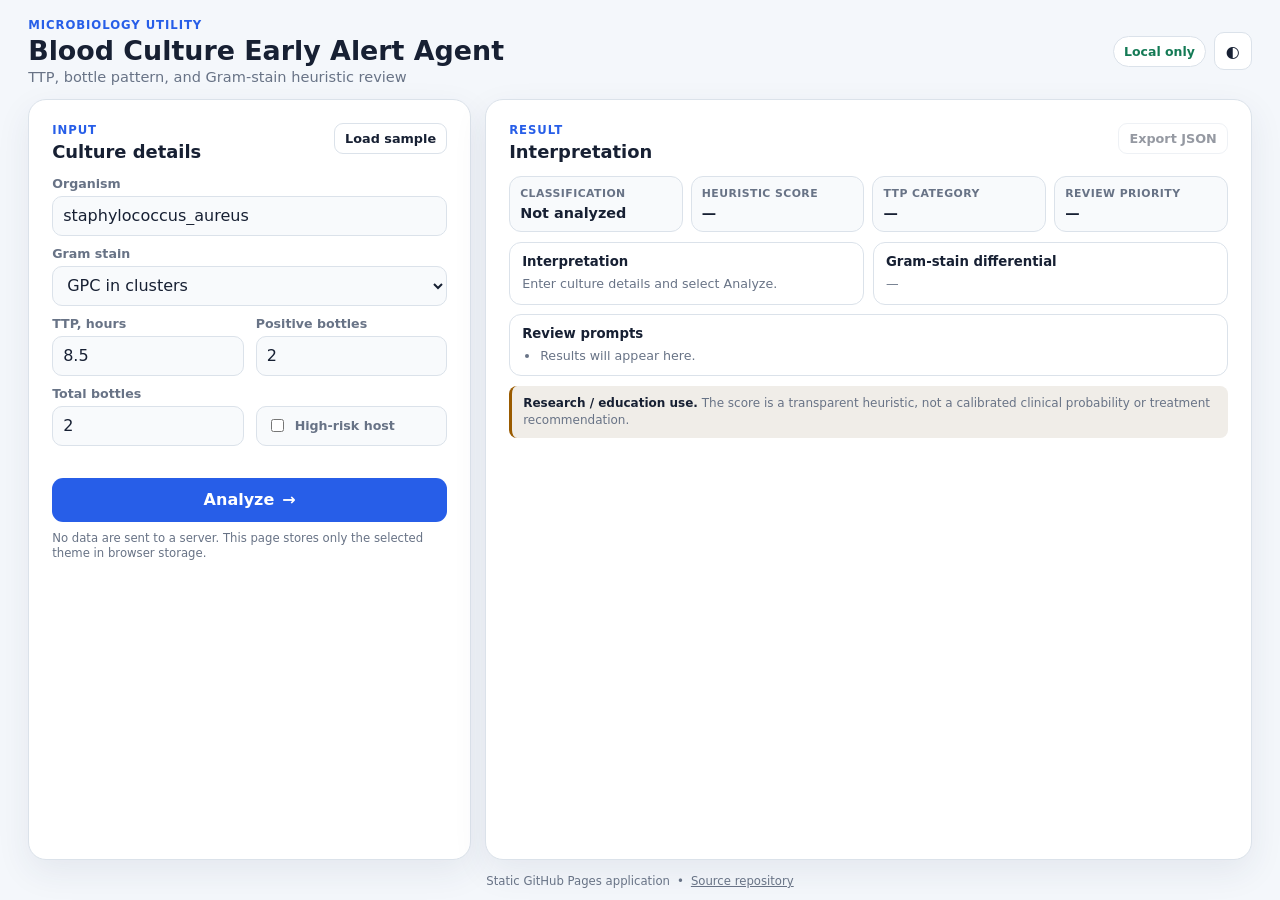
<file: docs/index.html>
<!doctype html>
<html lang="en">
<head>
  <meta charset="utf-8">
  <meta name="viewport" content="width=device-width, initial-scale=1">
  <meta name="color-scheme" content="light dark">
  <meta name="description" content="Browser-based blood culture time-to-positivity and contamination heuristic utility.">
  <title>Blood Culture Early Alert Agent</title>
  <link rel="stylesheet" href="styles.css">
</head>
<body>
  <div class="app-shell">
    <header class="topbar">
      <div>
        <p class="eyebrow">Microbiology utility</p>
        <h1>Blood Culture Early Alert Agent</h1>
        <p class="subtitle">TTP, bottle pattern, and Gram-stain heuristic review</p>
      </div>
      <div class="topbar-actions">
        <span class="privacy-chip" title="All calculations run in this browser">Local only</span>
        <button class="icon-button" id="themeToggle" type="button" aria-label="Toggle dark mode">◐</button>
      </div>
    </header>

    <main class="workspace">
      <section class="panel input-panel" aria-labelledby="inputTitle">
        <div class="panel-heading">
          <div>
            <p class="section-kicker">Input</p>
            <h2 id="inputTitle">Culture details</h2>
          </div>
          <button class="text-button" id="sampleButton" type="button">Load sample</button>
        </div>

        <form id="analysisForm" novalidate>
          <div class="form-grid">
            <label class="field field-wide">
              <span>Organism</span>
              <input id="organism" name="organism" list="organisms" value="staphylococcus_aureus" autocomplete="off" required>
              <datalist id="organisms">
                <option value="staphylococcus_aureus"></option>
                <option value="coagulase_negative_staphylococcus"></option>
                <option value="staphylococcus_epidermidis"></option>
                <option value="escherichia_coli"></option>
                <option value="klebsiella_pneumoniae"></option>
                <option value="pseudomonas_aeruginosa"></option>
                <option value="enterococcus_faecalis"></option>
                <option value="candida_albicans"></option>
              </datalist>
            </label>

            <label class="field field-wide">
              <span>Gram stain</span>
              <select id="gramStain" name="gramStain">
                <option value="gram_positive_cocci_clusters">GPC in clusters</option>
                <option value="gram_positive_cocci_chains">GPC in pairs / chains</option>
                <option value="gram_negative_rods">Gram-negative bacilli</option>
                <option value="gram_negative_diplococci">Gram-negative diplococci</option>
                <option value="gram_positive_rods">Gram-positive rods</option>
                <option value="yeast">Yeast</option>
                <option value="">Not available</option>
              </select>
            </label>

            <label class="field">
              <span>TTP, hours</span>
              <input id="ttp" name="ttp" type="number" min="0" max="240" step="0.1" value="8.5" required>
            </label>

            <label class="field">
              <span>Positive bottles</span>
              <input id="positiveBottles" name="positiveBottles" type="number" min="0" max="20" step="1" value="2" required>
            </label>

            <label class="field">
              <span>Total bottles</span>
              <input id="totalBottles" name="totalBottles" type="number" min="1" max="20" step="1" value="2" required>
            </label>

            <label class="check-field">
              <input id="highRiskHost" type="checkbox">
              <span>High-risk host</span>
            </label>
          </div>

          <p class="validation" id="validation" role="alert" aria-live="polite"></p>

          <button class="primary-button" type="submit">
            <span>Analyze</span>
            <span aria-hidden="true">→</span>
          </button>
        </form>

        <p class="input-note">No data are sent to a server. This page stores only the selected theme in browser storage.</p>
      </section>

      <section class="panel result-panel" aria-labelledby="resultTitle">
        <div class="panel-heading">
          <div>
            <p class="section-kicker">Result</p>
            <h2 id="resultTitle">Interpretation</h2>
          </div>
          <button class="text-button" id="exportButton" type="button" disabled>Export JSON</button>
        </div>

        <div class="status-row" aria-live="polite">
          <article class="metric-card">
            <span>Classification</span>
            <strong id="classification">Not analyzed</strong>
          </article>
          <article class="metric-card">
            <span>Heuristic score</span>
            <strong id="score">—</strong>
          </article>
          <article class="metric-card">
            <span>TTP category</span>
            <strong id="ttpCategory">—</strong>
          </article>
          <article class="metric-card">
            <span>Review priority</span>
            <strong id="priority">—</strong>
          </article>
        </div>

        <div class="result-grid">
          <article class="result-block">
            <h3>Interpretation</h3>
            <p id="interpretation">Enter culture details and select Analyze.</p>
          </article>

          <article class="result-block">
            <h3>Gram-stain differential</h3>
            <p id="likelyOrganisms">—</p>
          </article>

          <article class="result-block result-block-wide">
            <h3>Review prompts</h3>
            <ul id="reviewPrompts">
              <li>Results will appear here.</li>
            </ul>
          </article>
        </div>

        <div class="disclaimer">
          <strong>Research / education use.</strong>
          The score is a transparent heuristic, not a calibrated clinical probability or treatment recommendation.
        </div>
      </section>
    </main>

    <footer>
      <span>Static GitHub Pages application</span>
      <span>•</span>
      <a href="https://github.com/abusuraihsakhri/blood-culture-early-alert-agent">Source repository</a>
    </footer>
  </div>

  <script src="app.js" defer></script>
</body>
</html>
</file>
<file: docs/styles.css>
:root {
  color-scheme: light;
  --bg: #f4f7fb;
  --panel: #ffffff;
  --panel-soft: #f8fafc;
  --text: #172033;
  --muted: #687386;
  --border: #dbe2ea;
  --accent: #275ee8;
  --accent-strong: #1647c5;
  --success: #147a55;
  --warning: #9a5b00;
  --danger: #a53030;
  --shadow: 0 12px 34px rgba(34, 51, 84, 0.08);
  --radius: 18px;
}

html[data-theme="dark"] {
  color-scheme: dark;
  --bg: #0f141d;
  --panel: #171e29;
  --panel-soft: #111823;
  --text: #edf2f8;
  --muted: #9da9b8;
  --border: #2a3442;
  --accent: #79a2ff;
  --accent-strong: #9bb8ff;
  --success: #66d6aa;
  --warning: #f4c06a;
  --danger: #ff9292;
  --shadow: 0 16px 40px rgba(0, 0, 0, 0.24);
}

* {
  box-sizing: border-box;
}

html,
body {
  margin: 0;
  min-height: 100%;
}

body {
  background: var(--bg);
  color: var(--text);
  font-family: Inter, ui-sans-serif, system-ui, -apple-system, BlinkMacSystemFont, "Segoe UI", sans-serif;
}

button,
input,
select {
  font: inherit;
}

button,
a,
input,
select {
  -webkit-tap-highlight-color: transparent;
}

button:focus-visible,
a:focus-visible,
input:focus-visible,
select:focus-visible {
  outline: 3px solid color-mix(in srgb, var(--accent) 30%, transparent);
  outline-offset: 2px;
}

.app-shell {
  width: min(1440px, 100%);
  height: 100dvh;
  margin: 0 auto;
  padding: 18px clamp(16px, 2.2vw, 32px) 12px;
  display: grid;
  grid-template-rows: auto minmax(0, 1fr) auto;
  gap: 14px;
}

.topbar {
  display: flex;
  align-items: center;
  justify-content: space-between;
  gap: 18px;
}

.eyebrow,
.section-kicker {
  margin: 0 0 4px;
  color: var(--accent);
  font-size: 0.73rem;
  font-weight: 800;
  letter-spacing: 0.08em;
  text-transform: uppercase;
}

h1,
h2,
h3,
p {
  margin-top: 0;
}

h1 {
  margin-bottom: 2px;
  font-size: clamp(1.35rem, 2.1vw, 2rem);
  line-height: 1.1;
}

.subtitle {
  margin: 0;
  color: var(--muted);
  font-size: 0.91rem;
}

.topbar-actions {
  display: flex;
  align-items: center;
  gap: 8px;
}

.privacy-chip {
  border: 1px solid var(--border);
  background: var(--panel);
  border-radius: 999px;
  padding: 7px 10px;
  color: var(--success);
  font-size: 0.78rem;
  font-weight: 750;
}

.icon-button,
.text-button {
  border: 1px solid var(--border);
  background: var(--panel);
  color: var(--text);
  cursor: pointer;
}

.icon-button {
  width: 38px;
  height: 38px;
  border-radius: 10px;
}

.text-button {
  border-radius: 9px;
  padding: 7px 10px;
  font-size: 0.8rem;
  font-weight: 700;
}

.text-button:disabled {
  opacity: 0.45;
  cursor: not-allowed;
}

.workspace {
  min-height: 0;
  display: grid;
  grid-template-columns: minmax(330px, 0.78fr) minmax(0, 1.35fr);
  gap: 14px;
}

.panel {
  min-height: 0;
  border: 1px solid var(--border);
  background: var(--panel);
  border-radius: var(--radius);
  box-shadow: var(--shadow);
  padding: clamp(16px, 1.8vw, 24px);
  overflow: auto;
}

.panel-heading {
  display: flex;
  align-items: flex-start;
  justify-content: space-between;
  gap: 12px;
  margin-bottom: 14px;
}

.panel-heading h2 {
  margin-bottom: 0;
  font-size: 1.12rem;
}

.form-grid {
  display: grid;
  grid-template-columns: repeat(2, minmax(0, 1fr));
  gap: 10px 12px;
}

.field {
  display: grid;
  gap: 5px;
}

.field-wide {
  grid-column: 1 / -1;
}

.field > span,
.check-field span {
  color: var(--muted);
  font-size: 0.79rem;
  font-weight: 700;
}

input,
select {
  width: 100%;
  min-height: 40px;
  border: 1px solid var(--border);
  border-radius: 10px;
  background: var(--panel-soft);
  color: var(--text);
  padding: 8px 10px;
}

.check-field {
  align-self: end;
  min-height: 40px;
  display: flex;
  align-items: center;
  gap: 8px;
  border: 1px solid var(--border);
  border-radius: 10px;
  padding: 8px 10px;
  background: var(--panel-soft);
}

.check-field input {
  width: auto;
  min-height: auto;
}

.validation {
  min-height: 20px;
  margin: 7px 0 5px;
  color: var(--danger);
  font-size: 0.8rem;
}

.primary-button {
  width: 100%;
  min-height: 44px;
  border: 0;
  border-radius: 11px;
  background: var(--accent);
  color: white;
  display: flex;
  align-items: center;
  justify-content: center;
  gap: 8px;
  cursor: pointer;
  font-weight: 800;
}

.primary-button:hover {
  background: var(--accent-strong);
}

.input-note {
  margin: 9px 0 0;
  color: var(--muted);
  font-size: 0.73rem;
  line-height: 1.35;
}

.status-row {
  display: grid;
  grid-template-columns: repeat(4, minmax(0, 1fr));
  gap: 8px;
}

.metric-card {
  min-width: 0;
  border: 1px solid var(--border);
  border-radius: 12px;
  background: var(--panel-soft);
  padding: 10px;
}

.metric-card span {
  display: block;
  color: var(--muted);
  font-size: 0.68rem;
  font-weight: 750;
  text-transform: uppercase;
  letter-spacing: 0.04em;
}

.metric-card strong {
  display: block;
  margin-top: 5px;
  overflow-wrap: anywhere;
  font-size: 0.9rem;
}

.result-grid {
  display: grid;
  grid-template-columns: repeat(2, minmax(0, 1fr));
  gap: 9px;
  margin-top: 10px;
}

.result-block {
  border: 1px solid var(--border);
  border-radius: 12px;
  padding: 11px 12px;
}

.result-block-wide {
  grid-column: 1 / -1;
}

.result-block h3 {
  margin-bottom: 6px;
  font-size: 0.83rem;
}

.result-block p,
.result-block li {
  color: var(--muted);
  font-size: 0.79rem;
  line-height: 1.42;
}

.result-block p {
  margin-bottom: 0;
}

.result-block ul {
  margin: 0;
  padding-left: 18px;
  columns: 2;
  column-gap: 24px;
}

.result-block li {
  break-inside: avoid;
  margin-bottom: 3px;
}

.disclaimer {
  margin-top: 10px;
  border-left: 3px solid var(--warning);
  border-radius: 8px;
  background: color-mix(in srgb, var(--warning) 8%, var(--panel-soft));
  padding: 9px 11px;
  color: var(--muted);
  font-size: 0.75rem;
  line-height: 1.38;
}

.disclaimer strong {
  color: var(--text);
}

footer {
  display: flex;
  justify-content: center;
  gap: 7px;
  color: var(--muted);
  font-size: 0.73rem;
}

footer a {
  color: var(--muted);
}

@media (max-width: 900px) {
  .app-shell {
    height: auto;
    min-height: 100dvh;
  }

  .workspace {
    grid-template-columns: 1fr;
  }

  .panel {
    overflow: visible;
  }
}

@media (max-width: 600px) {
  .app-shell {
    padding: 12px;
    gap: 10px;
  }

  .topbar {
    align-items: flex-start;
  }

  .privacy-chip {
    display: none;
  }

  .form-grid,
  .result-grid {
    grid-template-columns: 1fr;
  }

  .field-wide,
  .result-block-wide {
    grid-column: auto;
  }

  .status-row {
    grid-template-columns: repeat(2, minmax(0, 1fr));
  }

  .result-block ul {
    columns: 1;
  }

  footer {
    flex-wrap: wrap;
  }
}

@media (prefers-reduced-motion: reduce) {
  * {
    scroll-behavior: auto !important;
    transition: none !important;
  }
}
</file>
